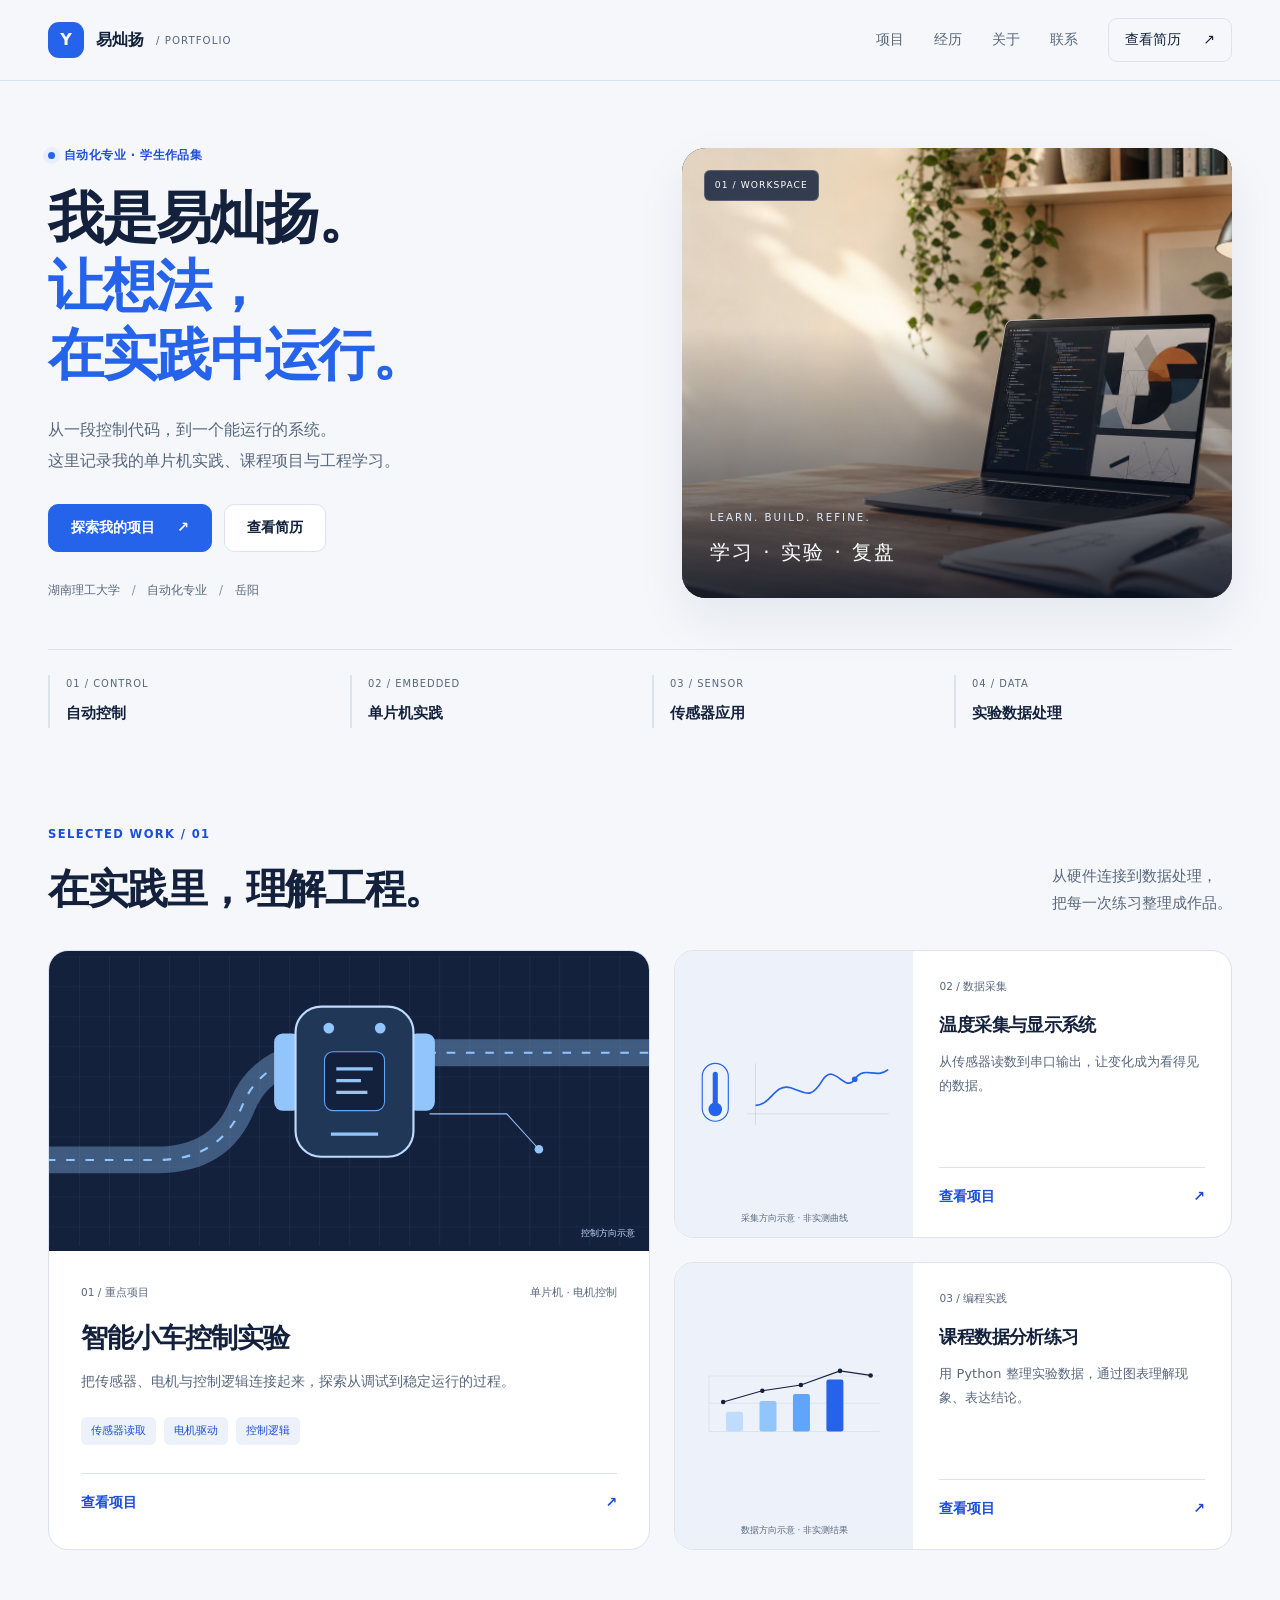
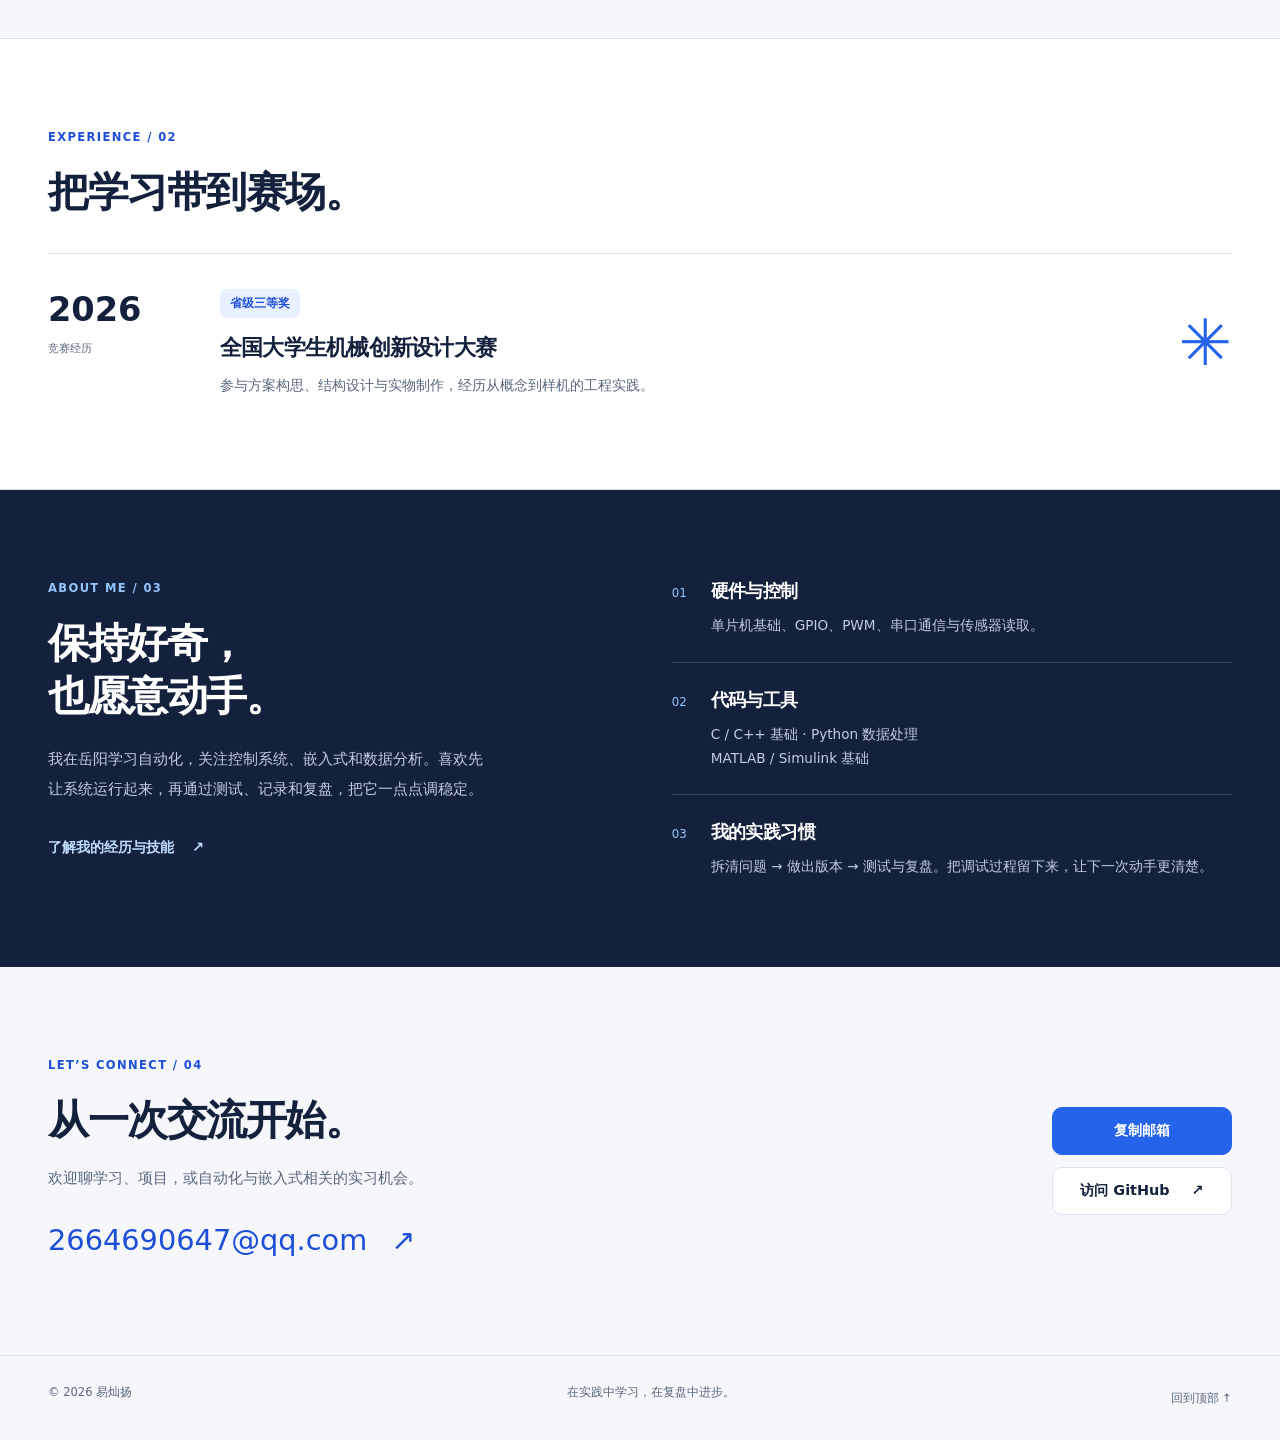
<file: index.html>
<!doctype html>
<html lang="zh-CN">
  <head>
    <meta charset="utf-8" />
    <meta name="viewport" content="width=device-width, initial-scale=1" />
    <title>易灿扬 | 自动化专业学生作品集</title>
    <meta
      name="description"
      content="易灿扬的自动化专业学生个人网站，展示学习方向、课程项目、竞赛经历、简历和联系方式。"
    />
    <link rel="icon" href="data:image/svg+xml,<svg xmlns='http://www.w3.org/2000/svg' viewBox='0 0 100 100'><circle cx='50' cy='50' r='48' fill='%232563eb'/><text x='50' y='68' text-anchor='middle' font-family='Arial,sans-serif' font-size='56' font-weight='900' fill='white'>Y</text></svg>" />
    <meta property="og:type" content="website" />
    <meta property="og:title" content="易灿扬 | 自动化专业学生作品集" />
    <meta property="og:description" content="湖南理工大学自动化专业大二学生，展示控制、嵌入式和数据方向的课程项目与竞赛经历。" />
    <meta property="og:url" content="https://yighck.github.io/Personal_web/" />
    <meta property="og:image" content="https://yighck.github.io/Personal_web/assets/hero-workspace.png" />
    <meta property="og:locale" content="zh_CN" />
    <meta name="twitter:card" content="summary_large_image" />
    <meta name="twitter:title" content="易灿扬 | 自动化专业学生作品集" />
    <meta name="twitter:description" content="湖南理工大学自动化专业大二学生，展示控制、嵌入式和数据方向的课程项目与竞赛经历。" />
    <meta name="twitter:image" content="https://yighck.github.io/Personal_web/assets/hero-workspace.png" />
    <link rel="stylesheet" href="styles.css?v=20260921-ui2" />
  </head>
<body id="top"><a class="skip-link" href="#main">跳到正文</a>
<header class="site-header" data-header><div class="nav-inner"><a class="brand" href="index.html" aria-label="易灿扬，首页"><span class="brand-mark">Y</span>易灿扬<span class="brand-caption"> / PORTFOLIO</span></a><button class="nav-toggle" type="button" aria-controls="site-nav" aria-expanded="false" aria-label="打开导航" data-nav-toggle><span></span><span></span></button><nav id="site-nav" class="site-nav" aria-label="主导航" data-nav><a href="index.html#work">项目</a><a href="index.html#awards">经历</a><a href="index.html#profile">关于</a><a href="index.html#contact">联系</a><a class="nav-resume" href="resume.html">查看简历 <span aria-hidden="true">↗</span></a></nav></div></header><main id="main">
<section class="hero container" aria-labelledby="hero-title"><div class="hero-copy"><p class="eyebrow"><span class="status-dot"></span> 自动化专业 · 学生作品集</p><h1 id="hero-title">我是易灿扬。<br><span>让想法，<br>在实践中运行。</span></h1><p class="hero-description">从一段控制代码，到一个能运行的系统。<br>这里记录我的单片机实践、课程项目与工程学习。</p><div class="hero-actions"><a class="button primary" href="#work">探索我的项目 <span aria-hidden="true">↗</span></a><a class="button secondary" href="resume.html">查看简历</a></div><p class="hero-location">湖南理工大学 <span> / </span> 自动化专业 <span> / </span> 岳阳</p></div><figure class="hero-visual"><img src="assets/hero-workspace.png" alt="书桌、电脑与笔记本组成的学习工作台场景" width="1717" height="916" fetchpriority="high"><figcaption><span>LEARN. BUILD. REFINE.</span><strong>学习 · 实验 · 复盘</strong></figcaption><span class="image-index" aria-hidden="true">01 / WORKSPACE</span></figure><div class="direction-grid" aria-label="学习方向"><div><span>01 / CONTROL</span><strong>自动控制</strong></div><div><span>02 / EMBEDDED</span><strong>单片机实践</strong></div><div><span>03 / SENSOR</span><strong>传感器应用</strong></div><div><span>04 / DATA</span><strong>实验数据处理</strong></div></div></section>
<section class="section work-section" id="work" aria-labelledby="work-title"><div class="container"><div class="section-heading" data-reveal><div><p class="eyebrow">SELECTED WORK / 01</p><h2 id="work-title">在实践里，理解工程。</h2></div><p>从硬件连接到数据处理，<br>把每一次练习整理成作品。</p></div><div class="work-grid">
<article class="project-card project-featured" data-reveal><div class="project-art car-art"><svg viewBox="0 0 560 270" fill="none" xmlns="http://www.w3.org/2000/svg" aria-hidden="true"><defs><pattern id="grid" width="28" height="28" patternUnits="userSpaceOnUse"><path d="M28 0H0V28" stroke="currentColor" opacity=".10"/></pattern></defs><path fill="url(#grid)" d="M0 0h560v270H0z"/><path d="M-20 190H100Q160 190 180 140T270 90H580" stroke="#93c5fd" opacity=".35" stroke-width="25"/><path d="M-20 190H100Q160 190 180 140T270 90H580" stroke="#93c5fd" stroke-width="2" stroke-dasharray="8 10"/><g transform="translate(210 47)"><rect x="0" y="25" width="25" height="72" rx="8" fill="#93c5fd"/><rect x="125" y="25" width="25" height="72" rx="8" fill="#93c5fd"/><rect x="20" y="0" width="110" height="140" rx="24" fill="#213757" stroke="#bfdbfe" stroke-width="2"/><rect x="47" y="42" width="56" height="55" rx="8" fill="#14213d" stroke="#60a5fa"/><path d="M58 58H92M58 69H81M58 80H87" stroke="#93c5fd" stroke-width="3"/><circle cx="51" cy="20" r="5" fill="#93c5fd"/><circle cx="99" cy="20" r="5" fill="#93c5fd"/><path d="M53 119H97" stroke="#93c5fd" stroke-width="3"/></g><path d="M355 147H427L457 180" stroke="#93c5fd"/><circle cx="457" cy="180" r="4" fill="#93c5fd"/></svg><span class="art-caption">控制方向示意</span></div><div class="project-body"><div class="project-meta"><span>01 / 重点项目</span><span>单片机 · 电机控制</span></div><h3>智能小车控制实验</h3><p>把传感器、电机与控制逻辑连接起来，探索从调试到稳定运行的过程。</p><ul class="tags" aria-label="技术方向"><li>传感器读取</li><li>电机驱动</li><li>控制逻辑</li></ul><a class="project-link" href="projects.html#car">查看项目 <span aria-hidden="true">↗</span></a></div></article>
<div class="supporting-projects"><article class="project-card project-small" data-reveal><div class="project-art"><svg viewBox="0 0 420 180" fill="none" xmlns="http://www.w3.org/2000/svg" aria-hidden="true"><rect x="48" y="36" width="46" height="102" rx="23" stroke="#2563eb" stroke-width="2"/><path d="M71 55V109" stroke="#2563eb" stroke-width="9" stroke-linecap="round"/><circle cx="71" cy="117" r="12" fill="#2563eb"/><path d="M127 125H377M142 36V145" stroke="#14213d" opacity=".18"/><path d="M142 110C169 110 176 70 204 79S239 100 260 66S299 90 317 64S353 65 376 47" stroke="#2563eb" stroke-width="3"/><circle cx="317" cy="64" r="5" fill="#2563eb"/></svg><span class="art-caption">采集方向示意 · 非实测曲线</span></div><div class="project-body"><div class="project-meta"><span>02 / 数据采集</span></div><h3>温度采集与显示系统</h3><p>从传感器读数到串口输出，让变化成为看得见的数据。</p><a class="project-link" href="projects.html#temperature">查看项目 <span aria-hidden="true">↗</span></a></div></article><article class="project-card project-small" data-reveal><div class="project-art"><svg viewBox="0 0 420 180" fill="none" xmlns="http://www.w3.org/2000/svg" aria-hidden="true"><path d="M60 135H361M60 37V135M60 85H361M60 37H361" stroke="#14213d" opacity=".13"/><rect x="90" y="100" width="30" height="35" rx="4" fill="#bfdbfe"/><rect x="149" y="81" width="30" height="54" rx="4" fill="#93c5fd"/><rect x="208" y="69" width="30" height="66" rx="4" fill="#60a5fa"/><rect x="267" y="43" width="30" height="92" rx="4" fill="#2563eb"/><path d="M85 83L154 63L222 53L291 28L345 36" stroke="#14213d" stroke-width="2"/><g fill="#14213d"><circle cx="85" cy="83" r="4"/><circle cx="154" cy="63" r="4"/><circle cx="222" cy="53" r="4"/><circle cx="291" cy="28" r="4"/><circle cx="345" cy="36" r="4"/></g></svg><span class="art-caption">数据方向示意 · 非实测结果</span></div><div class="project-body"><div class="project-meta"><span>03 / 编程实践</span></div><h3>课程数据分析练习</h3><p>用 Python 整理实验数据，通过图表理解现象、表达结论。</p><a class="project-link" href="projects.html#data">查看项目 <span aria-hidden="true">↗</span></a></div></article></div></div></div></section>
<section class="section awards-section" id="awards" aria-labelledby="awards-title"><div class="container"><div class="section-heading" data-reveal><div><p class="eyebrow">EXPERIENCE / 02</p><h2 id="awards-title">把学习带到赛场。</h2></div></div><article class="award-item" data-reveal><div class="award-date">2026<span>竞赛经历</span></div><div><span class="award-badge">省级三等奖</span><h3>全国大学生机械创新设计大赛</h3><p>参与方案构思、结构设计与实物制作，经历从概念到样机的工程实践。</p></div><span class="award-mark" aria-hidden="true">✳</span></article></div></section>
<section class="section profile-section" id="profile" aria-labelledby="profile-title"><div class="container profile-grid"><div data-reveal><p class="eyebrow">ABOUT ME / 03</p><h2 id="profile-title">保持好奇，<br>也愿意动手。</h2><p class="profile-description">我在岳阳学习自动化，关注控制系统、嵌入式和数据分析。喜欢先让系统运行起来，再通过测试、记录和复盘，把它一点点调稳定。</p><a class="text-link" href="resume.html">了解我的经历与技能 <span aria-hidden="true">↗</span></a></div><div class="skill-panels" data-reveal><article><span class="skill-index">01</span><div><h3>硬件与控制</h3><p>单片机基础、GPIO、PWM、串口通信与传感器读取。</p></div></article><article><span class="skill-index">02</span><div><h3>代码与工具</h3><p>C / C++ 基础 · Python 数据处理<br>MATLAB / Simulink 基础</p></div></article><article><span class="skill-index">03</span><div><h3>我的实践习惯</h3><p>拆清问题 → 做出版本 → 测试与复盘。把调试过程留下来，让下一次动手更清楚。</p></div></article></div></div></section>
<section class="section contact-section" id="contact" aria-labelledby="contact-title"><div class="container contact-inner" data-reveal><div><p class="eyebrow">LET’S CONNECT / 04</p><h2 id="contact-title">从一次交流开始。</h2><p>欢迎聊学习、项目，或自动化与嵌入式相关的实习机会。</p><a class="email-link" href="mailto:2664690647@qq.com">2664690647@qq.com <span aria-hidden="true">↗</span></a></div><div class="contact-actions"><button class="button primary" type="button" data-copy="2664690647@qq.com">复制邮箱</button><a class="button secondary" href="https://github.com/yighck">访问 GitHub <span aria-hidden="true">↗</span></a></div></div></section></main><footer class="site-footer"><div class="container footer-inner"><span>© 2026 易灿扬</span><span>在实践中学习，在复盘中进步。</span><a href="#top">回到顶部 ↑</a></div></footer><div class="toast" role="status" aria-live="polite" data-toast></div><script src="script.js?v=20260921-ui2" defer></script></body></html>
</file>
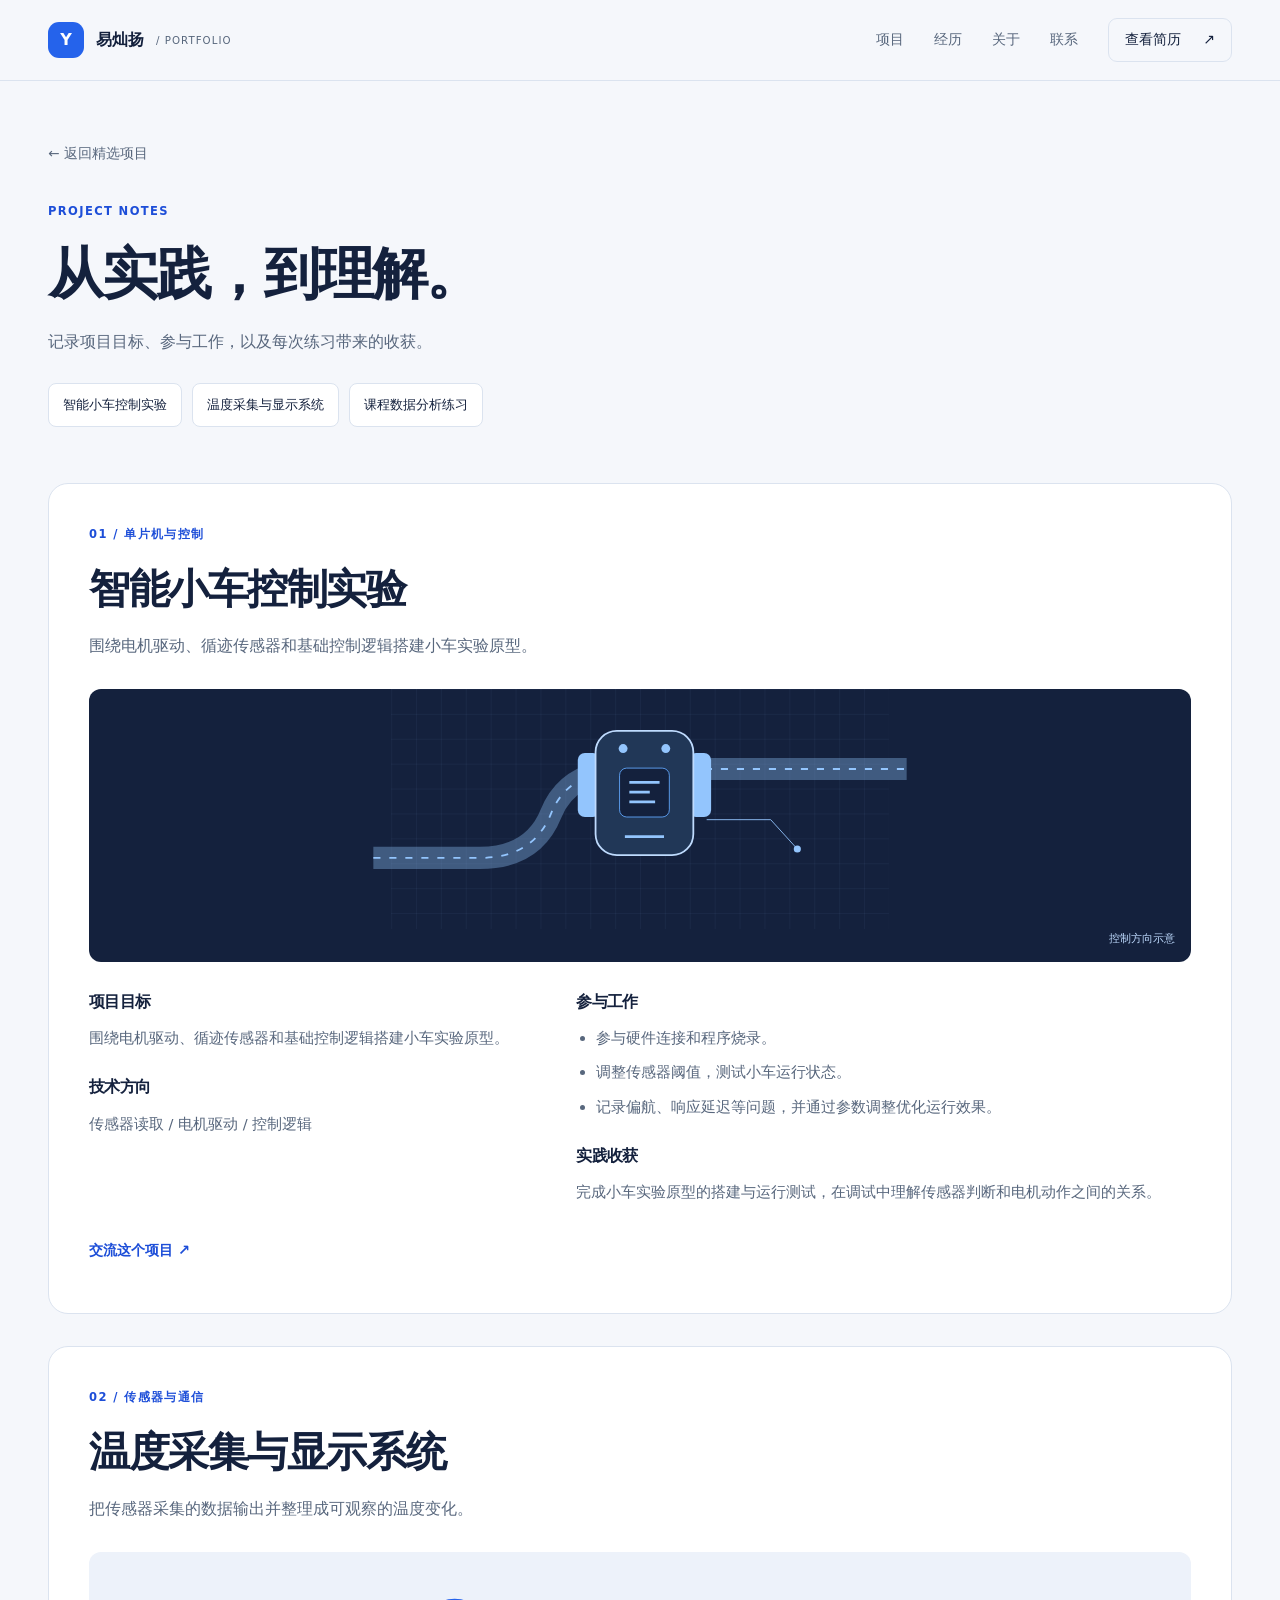
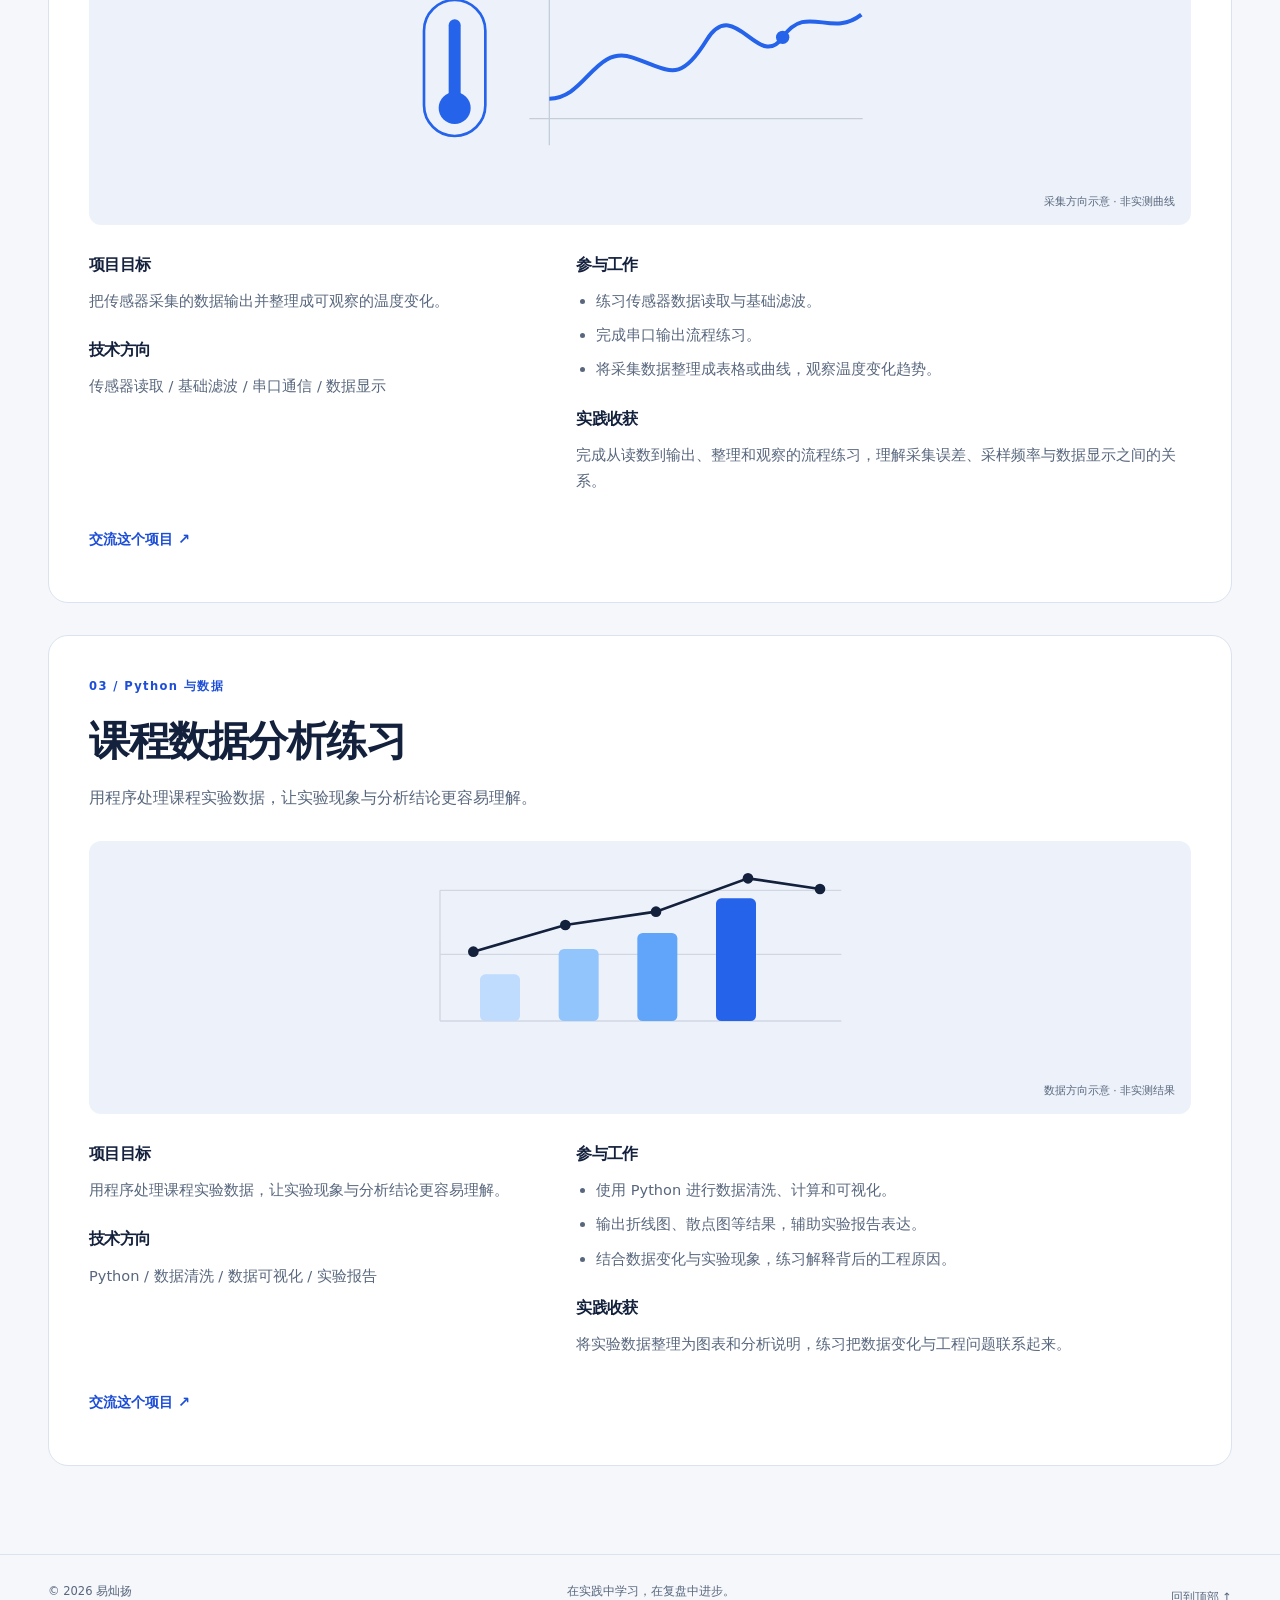
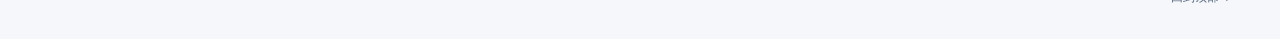
<file: projects.html>
<!doctype html>
<html lang="zh-CN">
  <head>
    <meta charset="utf-8" />
    <meta name="viewport" content="width=device-width, initial-scale=1" />
    <title>易灿扬 | 项目实践</title>
    <meta
      name="description"
      content="易灿扬的项目实践记录：智能小车、温度采集与课程数据分析，包含项目目标、参与工作和实践收获。"
    />
    <link rel="icon" href="data:image/svg+xml,<svg xmlns='http://www.w3.org/2000/svg' viewBox='0 0 100 100'><circle cx='50' cy='50' r='48' fill='%232563eb'/><text x='50' y='68' text-anchor='middle' font-family='Arial,sans-serif' font-size='56' font-weight='900' fill='white'>Y</text></svg>" />
    <meta property="og:type" content="website" />
    <meta property="og:title" content="易灿扬 | 项目实践" />
    <meta property="og:description" content="湖南理工大学自动化专业大二学生，展示控制、嵌入式和数据方向的课程项目与竞赛经历。" />
    <meta property="og:url" content="https://yighck.github.io/Personal_web/projects.html" />
    <meta property="og:image" content="https://yighck.github.io/Personal_web/assets/hero-workspace.png" />
    <meta property="og:locale" content="zh_CN" />
    <meta name="twitter:card" content="summary_large_image" />
    <meta name="twitter:title" content="易灿扬 | 项目实践" />
    <meta name="twitter:description" content="湖南理工大学自动化专业大二学生，展示控制、嵌入式和数据方向的课程项目与竞赛经历。" />
    <meta name="twitter:image" content="https://yighck.github.io/Personal_web/assets/hero-workspace.png" />
    <link rel="stylesheet" href="styles.css?v=20260921-ui2" />
  </head>
<body id="top"><a class="skip-link" href="#main">跳到正文</a>
<header class="site-header" data-header><div class="nav-inner"><a class="brand" href="index.html" aria-label="易灿扬，首页"><span class="brand-mark">Y</span>易灿扬<span class="brand-caption"> / PORTFOLIO</span></a><button class="nav-toggle" type="button" aria-controls="site-nav" aria-expanded="false" aria-label="打开导航" data-nav-toggle><span></span><span></span></button><nav id="site-nav" class="site-nav" aria-label="主导航" data-nav><a href="index.html#work">项目</a><a href="index.html#awards">经历</a><a href="index.html#profile">关于</a><a href="index.html#contact">联系</a><a class="nav-resume" href="resume.html">查看简历 <span aria-hidden="true">↗</span></a></nav></div></header><main id="main" class="projects-main container"><div class="projects-intro"><a class="back-link" href="index.html#work">← 返回精选项目</a><p class="eyebrow">PROJECT NOTES</p><h1>从实践，到理解。</h1><p>记录项目目标、参与工作，以及每次练习带来的收获。</p><nav class="project-tabs" aria-label="项目目录"><a href="#car">智能小车控制实验</a><a href="#temperature">温度采集与显示系统</a><a href="#data">课程数据分析练习</a></nav></div><article class="project-detail" id="car" aria-labelledby="car-title"><div class="detail-heading"><p class="eyebrow">01 / 单片机与控制</p><h2 id="car-title">智能小车控制实验</h2><p>围绕电机驱动、循迹传感器和基础控制逻辑搭建小车实验原型。</p></div><figure class="detail-art car-art"><svg viewBox="0 0 560 270" fill="none" xmlns="http://www.w3.org/2000/svg" aria-hidden="true"><defs><pattern id="grid" width="28" height="28" patternUnits="userSpaceOnUse"><path d="M28 0H0V28" stroke="currentColor" opacity=".10"/></pattern></defs><path fill="url(#grid)" d="M0 0h560v270H0z"/><path d="M-20 190H100Q160 190 180 140T270 90H580" stroke="#93c5fd" opacity=".35" stroke-width="25"/><path d="M-20 190H100Q160 190 180 140T270 90H580" stroke="#93c5fd" stroke-width="2" stroke-dasharray="8 10"/><g transform="translate(210 47)"><rect x="0" y="25" width="25" height="72" rx="8" fill="#93c5fd"/><rect x="125" y="25" width="25" height="72" rx="8" fill="#93c5fd"/><rect x="20" y="0" width="110" height="140" rx="24" fill="#213757" stroke="#bfdbfe" stroke-width="2"/><rect x="47" y="42" width="56" height="55" rx="8" fill="#14213d" stroke="#60a5fa"/><path d="M58 58H92M58 69H81M58 80H87" stroke="#93c5fd" stroke-width="3"/><circle cx="51" cy="20" r="5" fill="#93c5fd"/><circle cx="99" cy="20" r="5" fill="#93c5fd"/><path d="M53 119H97" stroke="#93c5fd" stroke-width="3"/></g><path d="M355 147H427L457 180" stroke="#93c5fd"/><circle cx="457" cy="180" r="4" fill="#93c5fd"/></svg><figcaption>控制方向示意</figcaption></figure><div class="detail-grid"><section><h3>项目目标</h3><p>围绕电机驱动、循迹传感器和基础控制逻辑搭建小车实验原型。</p><h3>技术方向</h3><p>传感器读取 / 电机驱动 / 控制逻辑</p></section><section><h3>参与工作</h3><ul><li>参与硬件连接和程序烧录。</li><li>调整传感器阈值，测试小车运行状态。</li><li>记录偏航、响应延迟等问题，并通过参数调整优化运行效果。</li></ul><h3>实践收获</h3><p>完成小车实验原型的搭建与运行测试，在调试中理解传感器判断和电机动作之间的关系。</p></section></div><a class="text-link" href="mailto:2664690647@qq.com">交流这个项目 ↗</a></article><article class="project-detail" id="temperature" aria-labelledby="temperature-title"><div class="detail-heading"><p class="eyebrow">02 / 传感器与通信</p><h2 id="temperature-title">温度采集与显示系统</h2><p>把传感器采集的数据输出并整理成可观察的温度变化。</p></div><figure class="detail-art "><svg viewBox="0 0 420 180" fill="none" xmlns="http://www.w3.org/2000/svg" aria-hidden="true"><rect x="48" y="36" width="46" height="102" rx="23" stroke="#2563eb" stroke-width="2"/><path d="M71 55V109" stroke="#2563eb" stroke-width="9" stroke-linecap="round"/><circle cx="71" cy="117" r="12" fill="#2563eb"/><path d="M127 125H377M142 36V145" stroke="#14213d" opacity=".18"/><path d="M142 110C169 110 176 70 204 79S239 100 260 66S299 90 317 64S353 65 376 47" stroke="#2563eb" stroke-width="3"/><circle cx="317" cy="64" r="5" fill="#2563eb"/></svg><figcaption>采集方向示意 · 非实测曲线</figcaption></figure><div class="detail-grid"><section><h3>项目目标</h3><p>把传感器采集的数据输出并整理成可观察的温度变化。</p><h3>技术方向</h3><p>传感器读取 / 基础滤波 / 串口通信 / 数据显示</p></section><section><h3>参与工作</h3><ul><li>练习传感器数据读取与基础滤波。</li><li>完成串口输出流程练习。</li><li>将采集数据整理成表格或曲线，观察温度变化趋势。</li></ul><h3>实践收获</h3><p>完成从读数到输出、整理和观察的流程练习，理解采集误差、采样频率与数据显示之间的关系。</p></section></div><a class="text-link" href="mailto:2664690647@qq.com">交流这个项目 ↗</a></article><article class="project-detail" id="data" aria-labelledby="data-title"><div class="detail-heading"><p class="eyebrow">03 / Python 与数据</p><h2 id="data-title">课程数据分析练习</h2><p>用程序处理课程实验数据，让实验现象与分析结论更容易理解。</p></div><figure class="detail-art "><svg viewBox="0 0 420 180" fill="none" xmlns="http://www.w3.org/2000/svg" aria-hidden="true"><path d="M60 135H361M60 37V135M60 85H361M60 37H361" stroke="#14213d" opacity=".13"/><rect x="90" y="100" width="30" height="35" rx="4" fill="#bfdbfe"/><rect x="149" y="81" width="30" height="54" rx="4" fill="#93c5fd"/><rect x="208" y="69" width="30" height="66" rx="4" fill="#60a5fa"/><rect x="267" y="43" width="30" height="92" rx="4" fill="#2563eb"/><path d="M85 83L154 63L222 53L291 28L345 36" stroke="#14213d" stroke-width="2"/><g fill="#14213d"><circle cx="85" cy="83" r="4"/><circle cx="154" cy="63" r="4"/><circle cx="222" cy="53" r="4"/><circle cx="291" cy="28" r="4"/><circle cx="345" cy="36" r="4"/></g></svg><figcaption>数据方向示意 · 非实测结果</figcaption></figure><div class="detail-grid"><section><h3>项目目标</h3><p>用程序处理课程实验数据，让实验现象与分析结论更容易理解。</p><h3>技术方向</h3><p>Python / 数据清洗 / 数据可视化 / 实验报告</p></section><section><h3>参与工作</h3><ul><li>使用 Python 进行数据清洗、计算和可视化。</li><li>输出折线图、散点图等结果，辅助实验报告表达。</li><li>结合数据变化与实验现象，练习解释背后的工程原因。</li></ul><h3>实践收获</h3><p>将实验数据整理为图表和分析说明，练习把数据变化与工程问题联系起来。</p></section></div><a class="text-link" href="mailto:2664690647@qq.com">交流这个项目 ↗</a></article></main><footer class="site-footer"><div class="container footer-inner"><span>© 2026 易灿扬</span><span>在实践中学习，在复盘中进步。</span><a href="#top">回到顶部 ↑</a></div></footer><div class="toast" role="status" aria-live="polite" data-toast></div><script src="script.js?v=20260921-ui2" defer></script></body></html>
</file>
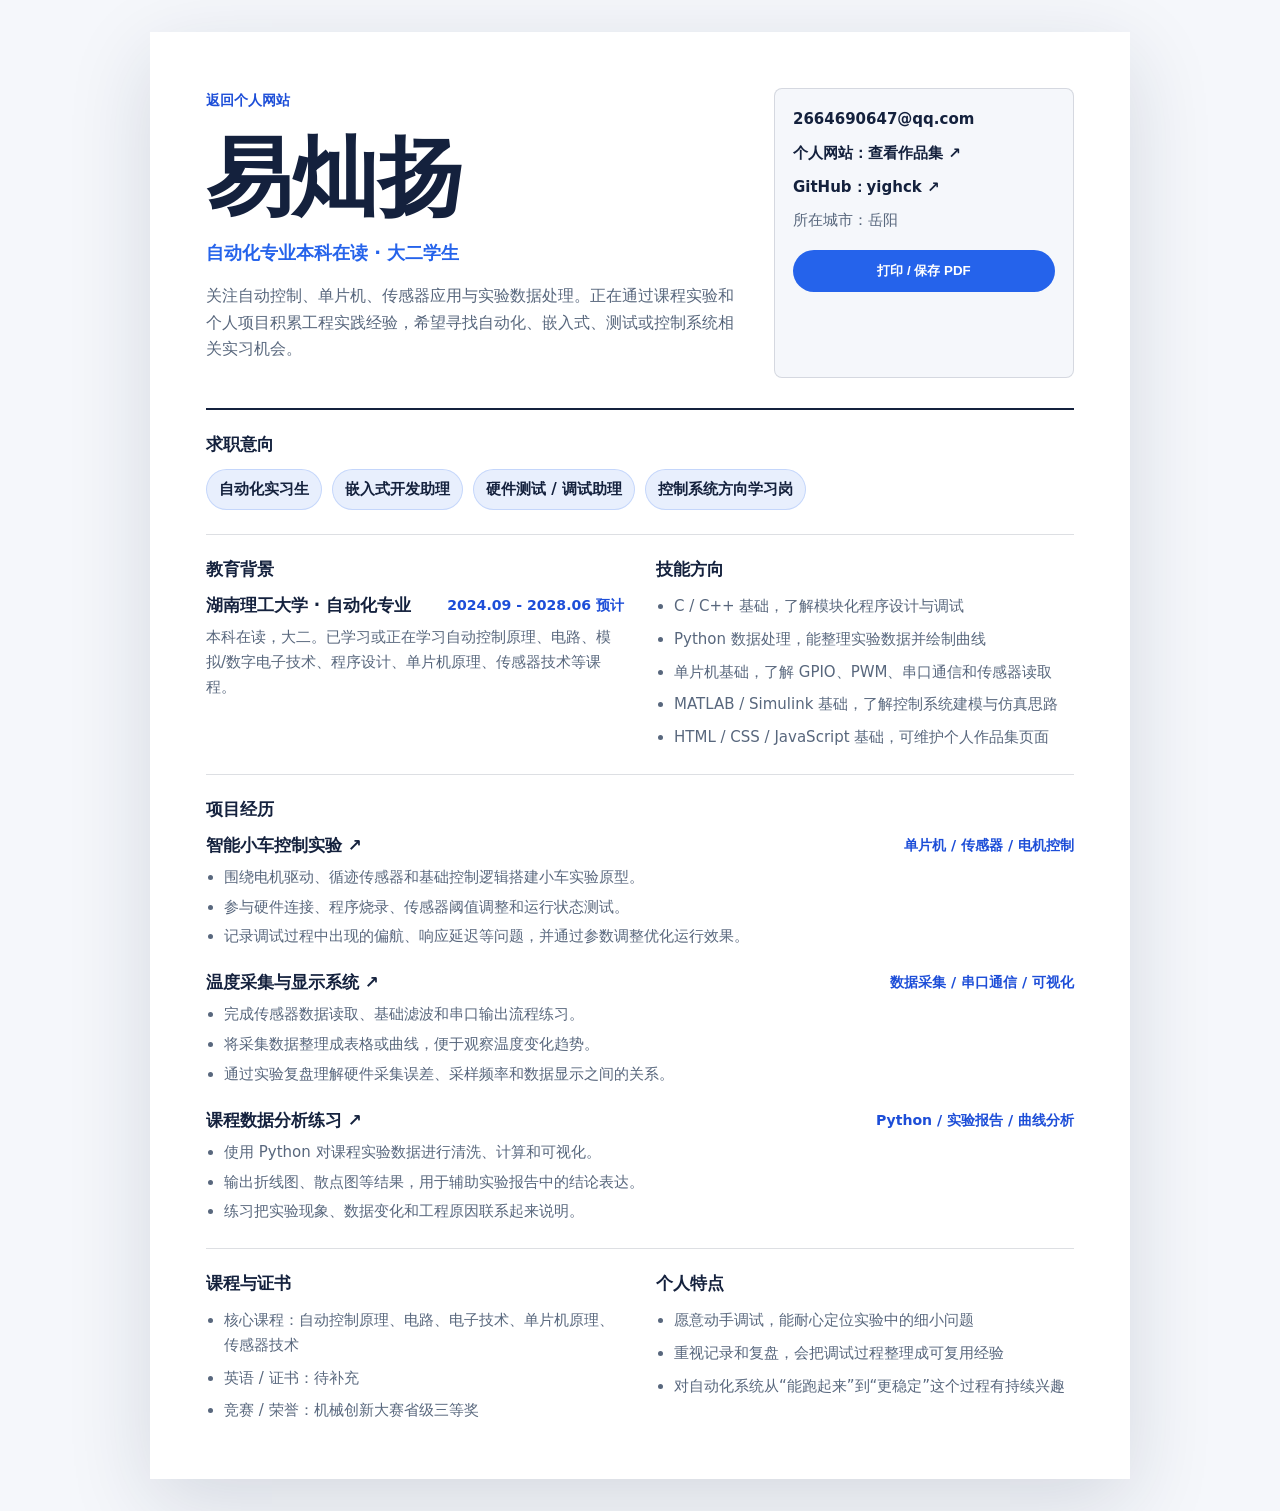
<file: resume.html>
<!doctype html>
<html lang="zh-CN">
  <head>
    <meta charset="utf-8" />
    <meta name="viewport" content="width=device-width, initial-scale=1" />
    <title>易灿扬 | 自动化专业学生简历</title>
    <meta
      name="description"
      content="易灿扬的自动化专业学生简历，包含教育背景、技能、项目经历和联系方式。"
    />
    <link rel="icon" href="data:image/svg+xml,<svg xmlns='http://www.w3.org/2000/svg' viewBox='0 0 100 100'><circle cx='50' cy='50' r='48' fill='%232563eb'/><text x='50' y='68' text-anchor='middle' font-family='Arial,sans-serif' font-size='56' font-weight='900' fill='white'>Y</text></svg>" />
    <meta property="og:type" content="website" />
    <meta property="og:title" content="易灿扬 | 自动化专业学生简历" />
    <meta property="og:description" content="湖南理工大学自动化专业大二学生简历，包含教育背景、技能、项目经历。" />
    <meta property="og:url" content="https://yighck.github.io/Personal_web/resume.html" />
    <link rel="stylesheet" href="resume.css?v=20260921-ui2" />
  </head>
  <body>
    <main class="resume-page" aria-label="个人简历">
      <header class="resume-header">
        <div>
          <a class="back-link" href="index.html">返回个人网站</a>
          <h1>易灿扬</h1>
          <p class="headline">自动化专业本科在读 · 大二学生</p>
          <p class="summary">
            关注自动控制、单片机、传感器应用与实验数据处理。正在通过课程实验和个人项目积累工程实践经验，希望寻找自动化、嵌入式、测试或控制系统相关实习机会。
          </p>
        </div>
        <aside class="contact-card" aria-label="联系方式">
          <a href="mailto:2664690647@qq.com">2664690647@qq.com</a>
          <a href="index.html">个人网站：查看作品集 ↗</a>
          <a href="https://github.com/yighck">GitHub：yighck ↗</a>
          <span>所在城市：岳阳</span>
          <button type="button" onclick="window.print()">打印 / 保存 PDF</button>
        </aside>
      </header>

      <section class="resume-section">
        <h2>求职意向</h2>
        <div class="intent-list">
          <span>自动化实习生</span>
          <span>嵌入式开发助理</span>
          <span>硬件测试 / 调试助理</span>
          <span>控制系统方向学习岗</span>
        </div>
      </section>

      <section class="resume-section two-column">
        <div>
          <h2>教育背景</h2>
          <article class="item">
            <div class="item-title">
              <h3>湖南理工大学 · 自动化专业</h3>
              <span>2024.09 - 2028.06 预计</span>
            </div>
            <p>
              本科在读，大二。已学习或正在学习自动控制原理、电路、模拟/数字电子技术、程序设计、单片机原理、传感器技术等课程。
            </p>
          </article>
        </div>
        <div>
          <h2>技能方向</h2>
          <ul class="skill-list">
            <li>C / C++ 基础，了解模块化程序设计与调试</li>
            <li>Python 数据处理，能整理实验数据并绘制曲线</li>
            <li>单片机基础，了解 GPIO、PWM、串口通信和传感器读取</li>
            <li>MATLAB / Simulink 基础，了解控制系统建模与仿真思路</li>
            <li>HTML / CSS / JavaScript 基础，可维护个人作品集页面</li>
          </ul>
        </div>
      </section>

      <section class="resume-section">
        <h2>项目经历</h2>
        <article class="item project">
          <div class="item-title">
            <h3><a href="projects.html#car">智能小车控制实验 ↗</a></h3>
            <span>单片机 / 传感器 / 电机控制</span>
          </div>
          <ul>
            <li>围绕电机驱动、循迹传感器和基础控制逻辑搭建小车实验原型。</li>
            <li>参与硬件连接、程序烧录、传感器阈值调整和运行状态测试。</li>
            <li>记录调试过程中出现的偏航、响应延迟等问题，并通过参数调整优化运行效果。</li>
          </ul>
        </article>
        <article class="item project">
          <div class="item-title">
            <h3><a href="projects.html#temperature">温度采集与显示系统 ↗</a></h3>
            <span>数据采集 / 串口通信 / 可视化</span>
          </div>
          <ul>
            <li>完成传感器数据读取、基础滤波和串口输出流程练习。</li>
            <li>将采集数据整理成表格或曲线，便于观察温度变化趋势。</li>
            <li>通过实验复盘理解硬件采集误差、采样频率和数据显示之间的关系。</li>
          </ul>
        </article>
        <article class="item project">
          <div class="item-title">
            <h3><a href="projects.html#data">课程数据分析练习 ↗</a></h3>
            <span>Python / 实验报告 / 曲线分析</span>
          </div>
          <ul>
            <li>使用 Python 对课程实验数据进行清洗、计算和可视化。</li>
            <li>输出折线图、散点图等结果，用于辅助实验报告中的结论表达。</li>
            <li>练习把实验现象、数据变化和工程原因联系起来说明。</li>
          </ul>
        </article>
      </section>

      <section class="resume-section two-column">
        <div>
          <h2>课程与证书</h2>
          <ul class="plain-list">
            <li>核心课程：自动控制原理、电路、电子技术、单片机原理、传感器技术</li>
            <li>英语 / 证书：待补充</li>
            <li>竞赛 / 荣誉：机械创新大赛省级三等奖</li>
          </ul>
        </div>
        <div>
          <h2>个人特点</h2>
          <ul class="plain-list">
            <li>愿意动手调试，能耐心定位实验中的细小问题</li>
            <li>重视记录和复盘，会把调试过程整理成可复用经验</li>
            <li>对自动化系统从“能跑起来”到“更稳定”这个过程有持续兴趣</li>
          </ul>
        </div>
      </section>
    </main>
  </body>
</html>
</file>
<file: styles.css>
:root {
  color-scheme:light;
  --ink:#14213d;
  --muted:#58677d;
  --paper:#f5f7fb;
  --surface:#fff;
  --surface-strong:#edf2fa;
  --line:#dbe3ef;
  --accent:#2563eb;
  --accent-hover:#1d4ed8;
  --navy:#14213d;
  --accent-soft:#93c5fd;
  --radius:20px;
  font-family:Inter,"Noto Sans SC","Microsoft YaHei",system-ui,-apple-system,"Segoe UI",sans-serif
}

* {
  box-sizing:border-box
}
html {
  scroll-behavior:smooth;
  scroll-padding-top:100px
}
body {
  margin:0;
  background:var(--paper);
  color:var(--ink);
  font-size:16px;
  line-height:1.8
}
a {
  color:inherit;
  text-decoration:none
}
button {
  font:inherit
}
img,svg {
  display:block;
  max-width:100%
}
h1,h2,h3,p,figure {
  margin:0
}
h1,h2,h3 {
  text-wrap:balance;
  letter-spacing:-.035em
}
h1 {
  font-size:clamp(2.3rem,4.4vw,4.2rem);
  line-height:1.22;
  font-weight:800
}
h2 {
  font-size:clamp(1.8rem,3.2vw,3rem);
  line-height:1.3
}
h3 {
  font-size:1.35rem;
  line-height:1.45
}
p {
  overflow-wrap:break-word
}
button,a {
  -webkit-tap-highlight-color:transparent
}
:where(a,button):focus-visible {
  outline:3px solid var(--accent);
  outline-offset:5px
}
.container {
  width:min(1200px,calc(100% - 96px));
  margin-inline:auto
}
.section {
  padding-block:88px
}
.eyebrow {
  font-size:.72rem;
  font-weight:750;
  letter-spacing:.12em;
  color:var(--accent-hover);
  margin-bottom:18px
}
.skip-link {
  position:fixed;
  left:20px;
  top:-100px;
  padding:10px 20px;
  background:var(--navy);
  color:#fff;
  z-index:100
}
.skip-link:focus {
  top:12px
}
.site-header {
  position:sticky;
  top:0;
  z-index:20;
  background:rgba(245,247,251,.94);
  backdrop-filter:blur(16px);
  border-bottom:1px solid var(--line)
}
.nav-inner {
  width:min(1320px,calc(100% - 96px));
  margin:auto;
  display:flex;
  align-items:center;
  justify-content:space-between;
  min-height:80px;
  gap:20px
}
.brand {
  display:inline-flex;
  align-items:center;
  gap:12px;
  font-size:1rem;
  font-weight:800;
  white-space:nowrap
}
.brand-mark {
  display:grid;
  place-items:center;
  width:36px;
  height:36px;
  border-radius:11px;
  background:var(--accent);
  color:#fff
}
.brand-caption {
  font-size:.64rem;
  color:var(--muted);
  letter-spacing:.1em;
  font-weight:500
}
.site-nav {
  display:flex;
  align-items:center;
  gap:30px;
  font-size:.88rem;
  color:var(--muted)
}
.site-nav a {
  min-height:44px;
  display:flex;
  align-items:center
}
.site-nav a:hover,.site-nav a[aria-current] {
  color:var(--accent-hover)
}
.site-nav .nav-resume {
  padding:0 16px;
  border:1px solid var(--line);
  border-radius:9px;
  color:var(--ink);
  gap:22px
}
.nav-toggle {
  display:none
}
.hero {
  display:grid;
  grid-template-columns:1.05fr 1fr;
  gap:48px 56px;
  padding-top:64px;
  padding-bottom:32px;
  align-items:center
}
.hero h1>span {
  color:var(--accent)
}
.hero .eyebrow {
  display:flex;
  align-items:center;
  gap:9px;
  letter-spacing:.04em
}
.status-dot {
  height:7px;
  width:7px;
  flex-shrink:0;
  border-radius:50%;
  background:var(--accent);
  box-shadow:0 0 0 5px #2563eb10
}
.hero-description {
  color:var(--muted);
  font-size:1.03rem;
  margin-top:24px;
  line-height:1.9
}
.hero-actions {
  display:flex;
  flex-wrap:wrap;
  gap:12px;
  margin-top:28px
}
.button {
  min-height:48px;
  display:inline-flex;
  justify-content:center;
  align-items:center;
  gap:22px;
  padding:10px 22px;
  border:1px solid var(--line);
  border-radius:10px;
  font-weight:650;
  font-size:.9rem;
  cursor:pointer;
  transition:background .18s,border-color .18s,transform .18s
}
.button.primary {
  background:var(--accent);
  border-color:var(--accent);
  color:#fff
}
.button.primary:hover {
  background:var(--accent-hover);
  border-color:var(--accent-hover);
  transform:translateY(-2px)
}
.button.secondary {
  background:var(--surface);
  color:var(--ink)
}
.button.secondary:hover {
  background:var(--surface-strong);
  border-color:#b0c2dc
}
.hero-location {
  margin-top:28px;
  color:var(--muted);
  font-size:.73rem
}
.hero-location span {
  padding:0 8px;
  color:#8491a5
}
.hero-visual {
  position:relative;
  min-width:0;
  height:450px;
  border-radius:24px;
  overflow:hidden;
  background:var(--navy);
  box-shadow:0 22px 50px #14213d12
}
.hero-visual img {
  width:100%;
  height:100%;
  object-fit:cover;
  object-position:68% 50%
}
.hero-visual:after {
  content:"";
  position:absolute;
  inset:40% 0 0;
  background:linear-gradient(transparent,rgba(11,20,38,.85));
  pointer-events:none
}
.hero-visual figcaption {
  position:absolute;
  bottom:28px;
  left:28px;
  right:28px;
  z-index:1;
  color:#fff
}
.hero-visual figcaption span {
  display:block;
  font-size:.64rem;
  letter-spacing:.2em;
  margin-bottom:8px;
  color:#e0eaff
}
.hero-visual figcaption strong {
  font-size:1.25rem;
  font-weight:500;
  letter-spacing:.12em
}
.image-index {
  position:absolute;
  top:22px;
  left:22px;
  background:rgba(20,33,61,.85);
  border:1px solid #ffffff30;
  color:#fff;
  padding:6px 10px;
  border-radius:6px;
  font-size:.57rem;
  letter-spacing:.12em
}
.direction-grid {
  grid-column:1/-1;
  display:grid;
  grid-template-columns:repeat(4,1fr);
  border-top:1px solid var(--line);
  padding-top:25px;
  gap:24px
}
.direction-grid>div {
  border-left:2px solid var(--line);
  padding-left:16px
}
.direction-grid span {
  display:block;
  color:var(--muted);
  font-size:.62rem;
  letter-spacing:.1em;
  margin-bottom:6px
}
.direction-grid strong {
  font-size:.92rem;
  font-weight:600
}
.section-heading {
  display:flex;
  align-items:end;
  justify-content:space-between;
  gap:32px;
  margin-bottom:34px
}
.section-heading>p {
  font-size:.92rem;
  color:var(--muted)
}
.work-section {
  padding-top:64px
}
.work-grid {
  display:grid;
  grid-template-columns:1.08fr 1fr;
  gap:24px;
  align-items:stretch
}
.project-card {
  overflow:hidden;
  background:var(--surface);
  border:1px solid var(--line);
  border-radius:var(--radius);
  transition:border-color .2s,box-shadow .2s
}
.project-card:hover {
  border-color:#9db8e2;
  box-shadow:0 12px 32px #14213d0b
}
.project-art {
  position:relative;
  background:var(--surface-strong);
  overflow:hidden
}
.project-art svg {
  width:100%;
  height:100%;
  object-fit:contain
}
.art-caption {
  position:absolute;
  bottom:10px;
  right:14px;
  font-size:.57rem;
  color:var(--muted)
}
.car-art {
  background:var(--navy);
  color:#93c5fd
}
.car-art .art-caption {
  color:#bfdbfe
}
.project-featured {
  display:flex;
  flex-direction:column
}
.project-featured .project-art {
  height:300px
}
.project-featured .project-body {
  padding:32px;
  flex:1;
  display:flex;
  flex-direction:column
}
.project-meta {
  display:flex;
  justify-content:space-between;
  gap:16px;
  font-size:.66rem;
  color:var(--muted);
  margin-bottom:16px
}
.project-featured h3 {
  font-size:1.7rem
}
.project-body>p {
  color:var(--muted);
  font-size:.9rem;
  margin-top:12px
}
.tags {
  display:flex;
  flex-wrap:wrap;
  gap:8px;
  list-style:none;
  padding:0;
  margin:22px 0 28px
}
.tags li {
  font-size:.68rem;
  padding:4px 10px;
  background:var(--surface-strong);
  color:var(--accent-hover);
  border-radius:6px
}
.project-link {
  display:flex;
  justify-content:space-between;
  align-items:center;
  min-height:44px;
  font-size:.88rem;
  font-weight:650;
  border-top:1px solid var(--line);
  padding-top:14px;
  color:var(--accent-hover);
  margin-top:auto
}
.project-link:hover {
  text-decoration:underline
}
.supporting-projects {
  display:grid;
  gap:24px
}
.project-small {
  display:grid;
  grid-template-columns:.75fr 1fr;
  min-height:260px
}
.project-small .project-art {
  display:flex;
  align-items:center
}
.project-small .project-art svg {
  height:auto
}
.project-small .project-body {
  padding:26px;
  display:flex;
  flex-direction:column
}
.project-small h3 {
  font-size:1.13rem
}
.project-small .project-body>p {
  font-size:.81rem;
  margin:12px 0 22px
}
.project-small .art-caption {
  left:12px;
  right:12px;
  text-align:center;
  font-size:.54rem
}
.awards-section {
  background:var(--surface);
  border-block:1px solid var(--line)
}
.award-item {
  display:grid;
  grid-template-columns:140px 1fr 80px;
  gap:32px;
  align-items:center;
  border-top:1px solid var(--line);
  padding-top:32px
}
.award-date {
  font-size:2.1rem;
  font-weight:700;
  align-self:start;
  line-height:1.4
}
.award-date span {
  display:block;
  font-size:.7rem;
  color:var(--muted);
  font-weight:400;
  margin-top:8px
}
.award-badge {
  display:inline-flex;
  border-radius:6px;
  background:#e9f0ff;
  color:var(--accent-hover);
  padding:4px 10px;
  font-size:.72rem;
  font-weight:650;
  margin-bottom:14px
}
.award-item p {
  color:var(--muted);
  font-size:.9rem;
  margin-top:10px
}
.award-mark {
  font-size:4rem;
  color:var(--accent);
  text-align:right
}
.profile-section {
  background:var(--navy);
  color:#fff
}
.profile-grid {
  display:grid;
  grid-template-columns:1fr 1.05fr;
  gap:90px
}
.profile-section .eyebrow {
  color:#93c5fd
}
.profile-description {
  color:#c1cde1;
  font-size:.94rem;
  line-height:1.95;
  max-width:440px;
  margin:22px 0
}
.text-link {
  display:inline-flex;
  align-items:center;
  gap:18px;
  min-height:44px;
  font-size:.9rem;
  font-weight:650;
  color:var(--accent-hover)
}
.profile-section .text-link {
  color:#bfdbfe
}
.text-link:hover {
  text-decoration:underline
}
.skill-panels article {
  display:flex;
  gap:24px;
  padding-block:24px;
  border-bottom:1px solid #ffffff26
}
.skill-panels article:first-child {
  padding-top:0
}
.skill-panels article:last-child {
  padding-bottom:0;
  border:0
}
.skill-index {
  color:#93c5fd;
  font-size:.74rem;
  padding-top:5px
}
.skill-panels h3 {
  font-size:1.12rem;
  margin-bottom:9px
}
.skill-panels p {
  color:#c1cde1;
  font-size:.85rem
}
.contact-inner {
  display:flex;
  justify-content:space-between;
  align-items:center;
  gap:32px
}
.contact-inner p:not(.eyebrow) {
  color:var(--muted);
  margin-top:18px;
  font-size:.92rem
}
.email-link {
  display:inline-flex;
  gap:24px;
  align-items:center;
  color:var(--accent-hover);
  font-size:clamp(1.12rem,2.4vw,1.8rem);
  margin-top:24px;
  overflow-wrap:anywhere
}
.email-link:hover {
  text-decoration:underline
}
.contact-actions {
  display:flex;
  flex-direction:column;
  gap:12px;
  min-width:180px
}
.site-footer {
  border-top:1px solid var(--line);
  color:var(--muted);
  font-size:.72rem
}
.footer-inner {
  display:flex;
  justify-content:space-between;
  gap:24px;
  padding-block:26px
}
.footer-inner a {
  min-height:32px;
  display:inline-flex;
  align-items:center
}
.toast {
  position:fixed;
  bottom:24px;
  left:50%;
  transform:translate(-50%,10px);
  max-width:calc(100% - 32px);
  width:max-content;
  background:var(--navy);
  color:white;
  padding:12px 22px;
  border-radius:12px;
  opacity:0;
  pointer-events:none;
  transition:opacity .18s,transform .18s;
  z-index:50;
  font-size:.88rem
}
.toast.is-visible {
  opacity:1;
  transform:translate(-50%,0)
}

/* Content stays visible without JavaScript or animation support. */
@keyframes enter-section {
  from {
  opacity:.1;
  transform:translateY(16px)
}
to {
  opacity:1;
  transform:translateY(0)
}

}
[data-reveal].is-entering {
  animation:enter-section .45s ease-out both
}

.projects-main {
  padding-block:50px 88px
}
.back-link {
  display:inline-flex;
  min-height:44px;
  align-items:center;
  color:var(--muted);
  font-size:.85rem;
  margin-bottom:26px
}
.back-link:hover {
  color:var(--accent)
}
.projects-intro {
  max-width:820px;
  margin-bottom:56px
}
.projects-intro>p:not(.eyebrow) {
  color:var(--muted);
  margin-top:20px
}
.project-tabs {
  display:flex;
  flex-wrap:wrap;
  gap:10px;
  margin-top:26px
}
.project-tabs a {
  display:inline-flex;
  align-items:center;
  min-height:44px;
  padding:8px 14px;
  border:1px solid var(--line);
  border-radius:8px;
  background:#fff;
  font-size:.84rem
}
.project-tabs a:hover {
  border-color:var(--accent);
  color:var(--accent-hover)
}
.project-detail {
  border:1px solid var(--line);
  background:#fff;
  padding:40px;
  border-radius:var(--radius);
  margin-top:32px;
  scroll-margin-top:20px
}
.detail-heading>p:last-child {
  margin-top:16px;
  color:var(--muted)
}
.detail-art {
  position:relative;
  background:var(--surface-strong);
  border-radius:12px;
  margin-block:28px;
  overflow:hidden
}
.detail-art.car-art {
  background:var(--navy)
}
.detail-art svg {
  width:100%;
  height:240px
}
.detail-art figcaption {
  padding:0 16px 14px;
  text-align:right;
  font-size:.66rem;
  color:var(--muted)
}
.detail-art.car-art figcaption {
  color:#bfdbfe
}
.detail-grid {
  display:grid;
  grid-template-columns:1fr 1.4fr;
  gap:48px
}
.detail-grid h3 {
  font-size:1rem;
  margin-bottom:12px
}
.detail-grid p,.detail-grid li {
  color:var(--muted);
  font-size:.91rem
}
.detail-grid p,.detail-grid ul {
  margin-bottom:24px
}
.detail-grid ul {
  padding-left:20px;
  margin-top:0
}
.detail-grid li+li {
  margin-top:8px
}

@media(min-width:1600px) {
  .hero {
  padding-top:80px
}
.hero-visual {
  height:490px
}

}

@media(max-width:1100px) {
  .container,.nav-inner {
  width:calc(100% - 64px)
}
.hero {
  gap:36px
}
.hero-visual {
  height:400px
}
.site-nav {
  gap:20px
}
.brand-caption {
  display:none
}
.project-small {
  grid-template-columns:1fr
}
.project-small .project-art {
  height:145px
}
.project-small .project-body {
  padding:22px
}
.project-featured .project-art {
  height:340px
}
.project-featured .project-body {
  padding:28px
}
.profile-grid {
  gap:48px
}

}

@media(max-width:760px) {
  html {
  scroll-padding-top:84px
}
.container,.nav-inner {
  width:calc(100% - 40px)
}
.section {
  padding-block:56px
}
.nav-inner {
  min-height:68px
}
.nav-toggle {
  display:none
}
body.has-js .nav-toggle {
  display:block;
  position:relative;
  width:44px;
  height:44px;
  border:1px solid var(--line);
  border-radius:9px;
  background:var(--surface);
  cursor:pointer
}
.nav-toggle span {
  position:absolute;
  left:11px;
  width:20px;
  height:2px;
  top:16px;
  background:var(--ink);
  transition:transform .18s
}
.nav-toggle span:last-child {
  top:24px
}
.nav-toggle[aria-expanded=true] span:first-child {
  transform:translateY(4px) rotate(45deg)
}
.nav-toggle[aria-expanded=true] span:last-child {
  transform:translateY(-4px) rotate(-45deg)
}
.site-nav {
  display:flex;
  gap:14px;
  flex-wrap:wrap
}
.nav-inner {
  flex-wrap:wrap
}
.site-nav {
  width:100%;
  padding-bottom:14px
}
.site-nav .nav-resume {
  padding:0;
  border:0
}
body.has-js .nav-inner {
  flex-wrap:nowrap
}
body.has-js .site-nav {
  display:none;
  position:absolute;
  left:20px;
  right:20px;
  top:76px;
  width:auto;
  background:var(--surface);
  padding:12px;
  border:1px solid var(--line);
  border-radius:14px;
  box-shadow:0 16px 32px #14213d1a
}
body.has-js .site-nav.is-open {
  display:grid;
  gap:4px
}
.site-nav a {
  padding:8px 12px
}
body.has-js .site-nav .nav-resume {
  padding:8px 12px
}
.hero {
  grid-template-columns:1fr;
  padding-top:36px;
  gap:28px;
  padding-bottom:24px
}
.hero h1 {
  font-size:clamp(2rem,7.4vw,3.2rem)
}
.hero h1>span br {
  display:none
}
.hero-description {
  font-size:.94rem;
  margin-top:20px
}
.hero-actions {
  margin-top:22px
}
.hero-location {
  margin-top:20px;
  font-size:.69rem
}
.hero-visual {
  height:250px;
  border-radius:18px
}
.hero-visual img {
  object-position:65% 58%
}
.hero-visual figcaption {
  bottom:20px;
  left:22px
}
.hero-visual figcaption strong {
  font-size:1rem
}
.hero-visual figcaption span {
  font-size:.56rem
}
.direction-grid {
  grid-template-columns:repeat(2,1fr);
  gap:20px;
  padding-top:22px
}
.direction-grid span {
  font-size:.57rem
}
.direction-grid strong {
  font-size:.86rem
}
.section-heading {
  display:block;
  margin-bottom:26px
}
.section-heading>p {
  margin-top:16px;
  font-size:.86rem
}
.section-heading>p br {
  display:none
}
.eyebrow {
  margin-bottom:14px;
  font-size:.66rem
}
.work-grid {
  grid-template-columns:1fr;
  gap:18px
}
.project-featured .project-art {
  height:225px
}
.project-featured .project-body {
  padding:24px
}
.project-featured h3 {
  font-size:1.4rem
}
.project-meta {
  font-size:.6rem;
  gap:8px
}
.supporting-projects {
  gap:18px
}
.project-small {
  grid-template-columns:.7fr 1fr;
  min-height:240px
}
.project-small .project-art {
  height:auto
}
.project-small .project-body {
  padding:20px
}
.project-small h3 {
  font-size:1.07rem
}
.project-small .art-caption {
  font-size:.5rem
}
.award-item {
  grid-template-columns:70px 1fr;
  gap:20px;
  padding-top:24px
}
.award-date {
  font-size:1.4rem
}
.award-date span {
  font-size:.65rem
}
.award-item h3 {
  font-size:1.15rem
}
.award-item p {
  font-size:.85rem
}
.award-mark {
  display:none
}
.profile-grid {
  grid-template-columns:1fr;
  gap:36px
}
.profile-description {
  max-width:none
}
.contact-inner {
  display:block
}
.contact-actions {
  margin-top:26px;
  flex-direction:row;
  flex-wrap:wrap
}
.contact-actions .button {
  flex:1;
  white-space:nowrap;
  gap:12px
}
.footer-inner {
  flex-wrap:wrap;
  gap:8px 18px;
  padding-block:20px
}
.footer-inner>span:nth-child(2) {
  display:none
}
.footer-inner>a {
  margin-left:auto
}
.projects-main {
  padding-block:24px 56px
}
.projects-intro {
  margin-bottom:32px
}
.projects-intro h1 {
  font-size:2.2rem
}
.project-detail {
  padding:24px
}
.detail-art svg {
  height:180px
}
.detail-grid {
  grid-template-columns:1fr;
  gap:0
}
.project-tabs {
  gap:8px
}
.project-tabs a {
  font-size:.74rem;
  padding-inline:10px
}

}

@media(max-width:380px) {
  .hero-actions {
  gap:8px
}
.hero-actions .button {
  padding-inline:16px;
  gap:12px;
  font-size:.84rem
}
.hero-location span {
  padding:0 4px
}
.project-small {
  grid-template-columns:1fr
}
.project-small .project-art {
  height:140px
}
.project-small .project-art svg {
  height:100%
}
.project-meta {
  flex-wrap:wrap
}
.email-link {
  gap:12px
}
.contact-actions .button {
  padding-inline:14px
}
.project-detail {
  padding:20px
}

}

@media(prefers-reduced-motion:reduce) {
  html {
  scroll-behavior:auto
}
*,*:before,*:after {
  animation:none!important;
  transition:none!important
}

}
</file>
<file: resume.css>
:root {
  color-scheme: light;
  --ink: #14213d;
  --muted: #58677d;
  --paper: #f5f7fb;
  --card: #ffffff;
  --line: rgba(20, 33, 61, 0.14);
  --accent: #2563eb;
  --navy: #14213d;
  --accent-hover: #1d4ed8;
  font-family: Inter, ui-sans-serif, system-ui, -apple-system, BlinkMacSystemFont, "Segoe UI", sans-serif;
}

* {
  box-sizing: border-box;
}

body {
  background: var(--paper);
  color: var(--ink);
  font-size: 15px;
  line-height: 1.65;
  margin: 0;
}

a {
  color: inherit;
  text-decoration: none;
}

.resume-page {
  background: var(--card);
  box-shadow: 0 24px 80px rgba(20, 33, 61, 0.14);
  margin: 32px auto;
  max-width: 980px;
  min-height: calc(100vh - 64px);
  padding: clamp(28px, 5vw, 56px);
}

.resume-header {
  border-bottom: 2px solid var(--ink);
  display: grid;
  gap: 32px;
  grid-template-columns: minmax(0, 1fr) 300px;
  padding-bottom: 30px;
}

.back-link {
  color: var(--accent-hover);
  display: inline-block;
  font-size: 0.88rem;
  font-weight: 800;
  margin-bottom: 16px;
}

h1,
h2,
h3,
p {
  margin-top: 0;
}

h1 {
  font-size: clamp(3rem, 8vw, 5.4rem);
  letter-spacing: 0;
  line-height: 1.15;
  margin-bottom: 10px;
}

h2 {
  color: var(--navy);
  font-size: 1.05rem;
  letter-spacing: 0;
  line-height: 1.25;
  margin-bottom: 14px;
}

h3 {
  font-size: 1.05rem;
  line-height: 1.35;
  margin-bottom: 0;
}

.headline {
  color: var(--accent);
  font-size: 1.12rem;
  font-weight: 800;
  margin-bottom: 16px;
}

.summary {
  color: var(--muted);
  font-size: 1rem;
  max-width: 650px;
}

.contact-card {
  align-content: start;
  background: var(--paper);
  border: 1px solid var(--line);
  border-radius: 8px;
  display: grid;
  gap: 9px;
  padding: 18px;
}

.contact-card a {
  color: var(--navy);
  font-weight: 900;
  overflow-wrap: anywhere;
}

.contact-card span {
  color: var(--muted);
}

.contact-card button {
  background: var(--accent);
  border: 0;
  border-radius: 999px;
  color: #ffffff;
  cursor: pointer;
  font-weight: 800;
  margin-top: 8px;
  min-height: 42px;
  padding: 10px 14px;
}

.resume-section {
  border-bottom: 1px solid var(--line);
  padding: 24px 0;
}

.resume-section:last-child {
  border-bottom: 0;
  padding-bottom: 0;
}

.two-column {
  display: grid;
  gap: 32px;
  grid-template-columns: minmax(0, 1fr) minmax(0, 1fr);
}

.intent-list {
  display: flex;
  flex-wrap: wrap;
  gap: 10px;
}

.intent-list span {
  background: rgba(37, 99, 235, 0.1);
  border: 1px solid rgba(37, 99, 235, 0.18);
  border-radius: 999px;
  color: var(--navy);
  font-weight: 800;
  padding: 7px 12px;
}

.item + .item {
  margin-top: 22px;
}

.item-title {
  align-items: start;
  display: flex;
  gap: 16px;
  justify-content: space-between;
  margin-bottom: 8px;
}

.item-title span {
  color: var(--accent-hover);
  flex: 0 0 auto;
  font-size: 0.88rem;
  font-weight: 800;
  text-align: right;
}

.item p,
li {
  color: var(--muted);
}

ul {
  margin: 0;
  padding-left: 18px;
}

.skill-list,
.plain-list {
  display: grid;
  gap: 8px;
}

.project ul {
  display: grid;
  gap: 5px;
}

@media (max-width: 760px) {
  .resume-page {
    margin: 0;
    min-height: 100vh;
  }

  .resume-header,
  .two-column {
    grid-template-columns: 1fr;
  }

  .item-title {
    display: block;
  }

  .item-title span {
    display: block;
    margin-top: 4px;
    text-align: left;
  }
}

@media print {
  @page {
    margin: 12mm;
    size: A4;
  }

  body {
    background: #fff;
    font-size: 12px;
  }

  .resume-page {
    box-shadow: none;
    margin: 0;
    max-width: none;
    min-height: 0;
    padding: 0;
  }

  .back-link,
  .contact-card button {
    display: none;
  }

  .resume-header {
    gap: 18px;
    grid-template-columns: minmax(0, 1fr) 250px;
    padding-bottom: 16px;
  }

  h1 {
    font-size: 44px;
  }

  .headline,
  .summary {
    margin-bottom: 8px;
  }

  .resume-section {
    padding: 14px 0;
  }

  .item + .item {
    margin-top: 12px;
  }
}

:where(a, button):focus-visible { outline: 3px solid var(--accent); outline-offset: 4px; }
.contact-card button:hover { background: var(--accent-hover); }
</file>
